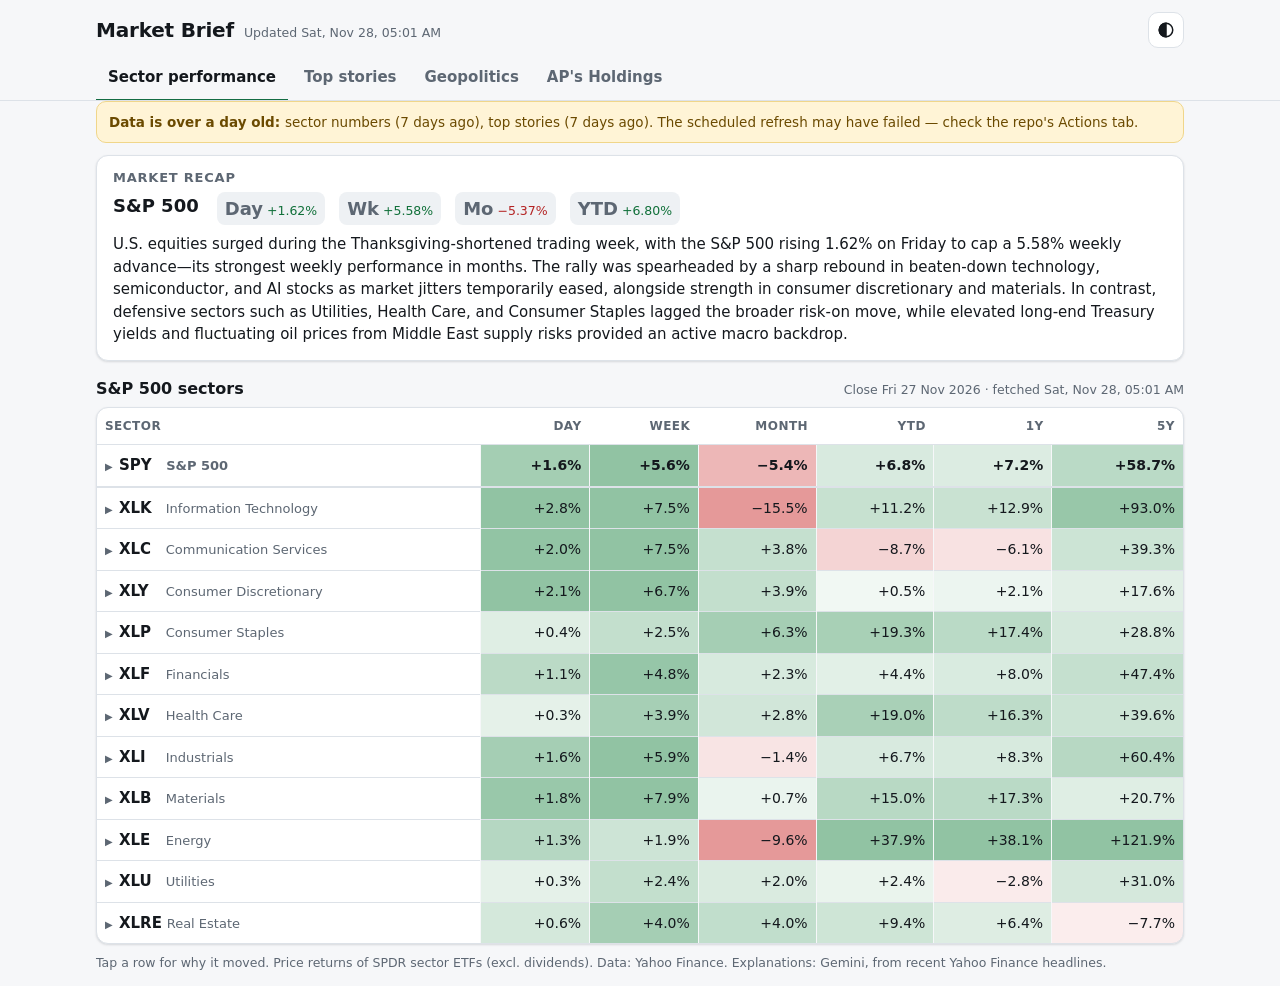
<file: docs/index.html>
<!doctype html>
<html lang="en">
<head>
<meta charset="utf-8">
<meta name="viewport" content="width=device-width, initial-scale=1, viewport-fit=cover">
<title>Market Brief</title>
<meta name="description" content="Daily sector performance and top stories, ready by 07:00 Madrid.">
<meta name="color-scheme" content="light dark">
<meta name="theme-color" content="#f6f7f9" media="(prefers-color-scheme: light)">
<meta name="theme-color" content="#0f1216" media="(prefers-color-scheme: dark)">
<link rel="icon" href="data:image/svg+xml,%3Csvg xmlns='http://www.w3.org/2000/svg' viewBox='0 0 32 32'%3E%3Crect width='32' height='32' rx='7' fill='%23146c43'/%3E%3Cpath d='M6 22l6-7 5 4 9-10' stroke='white' stroke-width='3' fill='none' stroke-linecap='round' stroke-linejoin='round'/%3E%3C/svg%3E">
<link rel="stylesheet" href="style.css">
</head>
<body>
<header class="top">
  <div class="wrap top-row">
    <div class="brand">
      <h1>Market Brief</h1>
      <span id="stamp" class="stamp">Loading…</span>
    </div>
    <button id="theme" class="icon-btn" type="button" aria-label="Toggle light/dark mode" title="Theme"></button>
  </div>
  <nav class="wrap tabs" role="tablist">
    <button role="tab" id="tab-perf" aria-controls="panel-perf" aria-selected="true"><span class="t-long">Sector performance</span><span class="t-short">Sectors</span></button>
    <button role="tab" id="tab-stories" aria-controls="panel-stories" aria-selected="false"><span class="t-long">Top stories</span><span class="t-short">Stories</span></button>
    <button role="tab" id="tab-geo" aria-controls="panel-geo" aria-selected="false"><span class="t-long">Geopolitics</span><span class="t-short">Geo</span></button>
    <button role="tab" id="tab-hold" aria-controls="panel-hold" aria-selected="false"><span class="t-long">AP's Holdings</span><span class="t-short">Holdings</span></button>
  </nav>
</header>

<main class="wrap">
  <div id="alerts"></div>

  <section id="panel-perf" role="tabpanel" aria-labelledby="tab-perf">
    <article id="recap" class="card recap"></article>
    <div class="table-head">
      <h2>S&amp;P 500 sectors</h2>
      <span id="asof" class="muted small"></span>
    </div>
    <div class="table-wrap">
      <table id="perf">
        <thead><tr>
          <th class="name">Sector <span class="pct-note">%</span></th><th>Day</th><th>Week</th><th>Month</th><th>YTD</th><th>1Y</th><th>5Y</th>
        </tr></thead>
        <tbody></tbody>
      </table>
    </div>
    <p class="muted small foot">Tap a row for why it moved. Price returns of SPDR sector ETFs (excl. dividends). Data: Yahoo Finance. Explanations: Gemini, from recent Yahoo Finance headlines.</p>
  </section>

  <section id="panel-stories" role="tabpanel" aria-labelledby="tab-stories" hidden>
    <div id="chips" class="chips" role="toolbar" aria-label="Filter by sector"></div>
    <div id="stories"></div>
    <p class="muted small foot">Stories: Yahoo Finance news, selected and summarised by Gemini. Price growth, consensus and analyst ratings: Yahoo Finance. Not investment advice.</p>
  </section>
  <section id="panel-geo" role="tabpanel" aria-labelledby="tab-geo" hidden>
    <div class="geo-intro">
      <h2>The world, seen from the US</h2>
      <p class="muted small" id="geo-meta"></p>
    </div>
    <div id="geo-us"></div>
    <div class="table-head"><h2>Top 10 players for the US economy</h2><span class="muted small">tap a country for its profile</span></div>
    <div id="geo-list" class="geo-list"></div>
    <p class="muted small foot" id="geo-foot">Ranking: US goods trade (US Census), holdings of US Treasuries (US Treasury), GDP (IMF) and a strategic-leverage weight. Profiles and "this week" lines: Gemini, from that data and recent Yahoo Finance headlines. "How they see themselves" is written from each country's own point of view. Flags: flag-icons (MIT).</p>
  </section>
  <section id="panel-hold" role="tabpanel" aria-labelledby="tab-hold" hidden>
    <div class="table-head">
      <h2>AP's Holdings</h2>
      <label class="muted small sortby">Sort
        <select id="hold-sort">
          <option value="name">A–Z</option><option value="day">Day</option><option value="y1">1 year</option>
          <option value="y5">5 years</option><option value="off_high">Furthest below 52-week high</option>
        </select></label>
    </div>
    <p class="muted small" id="hold-meta"></p>
    <div id="hold-grid" class="hold-grid"></div>
    <p class="muted small foot">Prices: Yahoo Finance (price return, excl. dividends). Tap a card for a bigger chart. Edit the list in <code>holdings.txt</code> in the repo.</p>
  </section>

</main>
<script src="app.js"></script>
</body>
</html>
</file>
<file: docs/style.css>
:root {
  --bg: #f6f7f9; --surface: #ffffff; --surface-2: #eef1f4; --text: #14181d; --muted: #5d6773;
  --border: #dde2e8; --accent: #146c43; --accent-ink: #ffffff;
  --up: 22, 128, 61; --down: 200, 40, 40; --up-ink: #11703a; --down-ink: #b42323;
  --warn-bg: #fff4d6; --warn-ink: #6b4a00; --warn-border: #f0d68a;
  --shadow: 0 1px 2px rgba(16,24,40,.06), 0 1px 3px rgba(16,24,40,.08);
  --radius: 12px;
}
@media (prefers-color-scheme: dark) {
  :root:not([data-theme="light"]) {
    --bg: #0f1216; --surface: #171b21; --surface-2: #20262e; --text: #e8ecf1; --muted: #9aa5b1;
    --border: #2a313a; --accent: #3ccf85; --accent-ink: #062a17;
    --up: 52, 199, 112; --down: 248, 92, 92; --up-ink: #5fdc96; --down-ink: #ff8a8a;
    --warn-bg: #3a2e0c; --warn-ink: #f6dc93; --warn-border: #5c4914;
    --shadow: none;
  }
}
:root[data-theme="dark"] {
  --bg: #0f1216; --surface: #171b21; --surface-2: #20262e; --text: #e8ecf1; --muted: #9aa5b1;
  --border: #2a313a; --accent: #3ccf85; --accent-ink: #062a17;
  --up: 52, 199, 112; --down: 248, 92, 92; --up-ink: #5fdc96; --down-ink: #ff8a8a;
  --warn-bg: #3a2e0c; --warn-ink: #f6dc93; --warn-border: #5c4914;
  --shadow: none;
}

* { box-sizing: border-box; }
html { -webkit-text-size-adjust: 100%; }
body {
  margin: 0; background: var(--bg); color: var(--text);
  font: 15px/1.5 system-ui, -apple-system, "Segoe UI", Roboto, "Helvetica Neue", Arial, sans-serif;
}
.wrap { max-width: 1120px; margin: 0 auto; padding: 0 16px; }
h1, h2, h3 { margin: 0; line-height: 1.25; }
a { color: inherit; }
.muted { color: var(--muted); }
.small { font-size: 12.5px; }
.num { font-variant-numeric: tabular-nums; }

/* header */
.top { position: sticky; top: 0; z-index: 5; background: var(--bg); border-bottom: 1px solid var(--border); }
.top-row { display: flex; align-items: center; justify-content: space-between; padding-top: 12px; }
.brand { display: flex; align-items: baseline; gap: 10px; flex-wrap: wrap; }
.brand h1 { font-size: 20px; letter-spacing: -.01em; }
.stamp { color: var(--muted); font-size: 12.5px; }
.icon-btn {
  width: 36px; height: 36px; border-radius: 10px; border: 1px solid var(--border);
  background: var(--surface); color: var(--text); cursor: pointer; display: grid; place-items: center;
}
.icon-btn svg { width: 18px; height: 18px; }
.tabs { display: flex; gap: 4px; margin-top: 8px; }
.tabs button {
  appearance: none; border: 0; background: none; color: var(--muted); font: inherit; font-weight: 600;
  padding: 10px 12px; cursor: pointer; border-bottom: 2px solid transparent; margin-bottom: -1px;
}
.tabs button[aria-selected="true"] { color: var(--text); border-bottom-color: var(--accent); }

main { padding-top: 16px; padding-bottom: 40px; }
.card { background: var(--surface); border: 1px solid var(--border); border-radius: var(--radius); box-shadow: var(--shadow); }

/* alerts */
.alert {
  background: var(--warn-bg); color: var(--warn-ink); border: 1px solid var(--warn-border);
  border-radius: 10px; padding: 10px 12px; margin-bottom: 12px; font-size: 13.5px;
}
.alert ul { margin: 4px 0 0; padding-left: 18px; }

/* recap */
.recap { padding: 14px 16px; margin-bottom: 18px; }
.recap h2 { font-size: 13px; text-transform: uppercase; letter-spacing: .06em; color: var(--muted); margin-bottom: 6px; }
.recap .spx { display: flex; gap: 14px; flex-wrap: wrap; margin-bottom: 8px; font-size: 13.5px; }
.recap .spx > span > b { font-size: 18px; margin-right: 4px; }
.recap p { margin: 0; }

/* table */
.table-head { display: flex; justify-content: space-between; align-items: baseline; gap: 8px; margin-bottom: 8px; flex-wrap: wrap; }
.table-head h2 { font-size: 16px; }
.table-wrap { overflow-x: auto; border-radius: var(--radius); border: 1px solid var(--border); background: var(--surface); box-shadow: var(--shadow); }
table { width: 100%; border-collapse: collapse; font-variant-numeric: tabular-nums; }
th, td { padding: 9px 8px; text-align: right; white-space: nowrap; }
th { font-size: 12px; text-transform: uppercase; letter-spacing: .04em; color: var(--muted); font-weight: 600; border-bottom: 1px solid var(--border); }
th.name, td.name { text-align: left; }
tbody tr.row { cursor: pointer; border-top: 1px solid var(--border); }
tbody tr.row:first-child { border-top: 0; }
tbody tr.row:hover td.name { text-decoration: underline; text-underline-offset: 3px; }
tbody tr.row:focus-visible { outline: 2px solid var(--accent); outline-offset: -2px; }
tr.index td { font-weight: 700; }
tr.index { border-bottom: 2px solid var(--border); }
td.name .tk { font-weight: 700; display: inline-block; min-width: 42px; }
td.name .nm { color: var(--muted); font-size: 13px; }
td.name .chev { display: inline-block; width: 10px; color: var(--muted); transition: transform .15s; margin-right: 4px; font-size: 10px; }
tr.open td.name .chev { transform: rotate(90deg); }
td.cell { font-size: 14px; border-left: 1px solid var(--bg); }
tr.reason td { white-space: normal; text-align: left; background: var(--surface-2); font-size: 14px; padding: 10px 12px 12px 30px; }
.foot { margin-top: 10px; }

/* chips */
.chips { display: flex; gap: 6px; overflow-x: auto; padding-bottom: 6px; margin-bottom: 10px; scrollbar-width: thin; }
.chip {
  flex: none; border: 1px solid var(--border); background: var(--surface); color: var(--text);
  border-radius: 999px; padding: 6px 12px; font: inherit; font-size: 13px; cursor: pointer;
}
.chip[aria-pressed="true"] { background: var(--accent); border-color: var(--accent); color: var(--accent-ink); font-weight: 600; }

/* stories */
.sector-head { display: flex; align-items: baseline; gap: 8px; margin: 18px 0 10px; }
.sector-head h2 { font-size: 17px; }
.grid { display: grid; grid-template-columns: repeat(auto-fill, minmax(320px, 1fr)); gap: 14px; }
.story { overflow: hidden; display: flex; flex-direction: column; }
.story .pic { aspect-ratio: 16 / 8; background: var(--surface-2); position: relative; overflow: hidden; }
.story .pic img { width: 100%; height: 100%; object-fit: cover; display: block; }
.story .pic.logo img { object-fit: contain; width: 72px; height: 72px; position: absolute; inset: 0; margin: auto; border-radius: 14px; background: #fff; padding: 8px; }
.story .pic .initials { position: absolute; inset: 0; display: grid; place-items: center; font-size: 34px; font-weight: 800; color: var(--muted); }
.story .rank { position: absolute; top: 8px; left: 8px; background: rgba(0,0,0,.65); color: #fff; font-size: 12px; font-weight: 700; border-radius: 999px; padding: 2px 8px; }
.story .body { padding: 12px 14px 14px; display: flex; flex-direction: column; gap: 9px; flex: 1; }
.story .meta { font-size: 12px; color: var(--muted); display: flex; gap: 6px; flex-wrap: wrap; align-items: center; }
.story .meta .co { color: var(--text); font-weight: 700; }
.story h3 { font-size: 16.5px; }
.story .profile { font-size: 13px; color: var(--muted); margin: 0; }
.story .lbl { font-size: 11px; text-transform: uppercase; letter-spacing: .06em; color: var(--muted); font-weight: 700; display: block; margin-bottom: 1px; }
.story p { margin: 0; font-size: 14px; }
.pills { display: flex; gap: 6px; flex-wrap: wrap; }
.pill { font-size: 12.5px; border-radius: 8px; padding: 3px 8px; background: var(--surface-2); font-variant-numeric: tabular-nums; }
.pill b { font-weight: 600; color: var(--muted); margin-right: 4px; }
.pill.up { color: var(--up-ink); } .pill.down { color: var(--down-ink); }
.analysts { border-top: 1px solid var(--border); padding-top: 9px; font-size: 13px; }
.analysts .cons { display: flex; justify-content: space-between; gap: 8px; flex-wrap: wrap; margin-bottom: 6px; }
.rt { display: grid; grid-template-columns: 1fr auto auto; gap: 2px 10px; align-items: center; }
.rt .firm { overflow: hidden; text-overflow: ellipsis; white-space: nowrap; }
.rt .pt { color: var(--muted); font-variant-numeric: tabular-nums; text-align: right; font-size: 12.5px; }
.badge { font-size: 11.5px; font-weight: 700; border-radius: 6px; padding: 1px 7px; text-transform: uppercase; letter-spacing: .03em; justify-self: start; }
.badge.buy { background: rgba(var(--up), .15); color: var(--up-ink); }
.badge.sell { background: rgba(var(--down), .15); color: var(--down-ink); }
.badge.hold { background: var(--surface-2); color: var(--muted); }
.story .src { margin-top: auto; padding-top: 8px; border-top: 1px solid var(--border); font-size: 13px; display: flex; justify-content: space-between; gap: 8px; }
.story .src a { font-weight: 600; color: var(--accent); text-decoration: none; }
.story .src a:hover { text-decoration: underline; }
.empty { padding: 24px; text-align: center; color: var(--muted); }

@media (max-width: 560px) {
  body { font-size: 14.5px; }
  .brand h1 { font-size: 18px; }
  th, td { padding: 8px 3px; }
  th { font-size: 10px; letter-spacing: 0; }
  th.name, td.name { padding-left: 8px; }
  td.cell { font-size: 12.5px; padding-right: 5px; }
  td.name { font-size: 13px; }
  td.name .chev { margin-right: 2px; }
  td.name .nm { display: none; }
  td.name .tk { min-width: 0; }
  .grid { grid-template-columns: 1fr; }
  tr.reason td { padding-left: 12px; }
}
.pct-note { display: none; }
@media (max-width: 560px) { .pct-note { display: inline; font-weight: 400; } }

/* AI research picks inside an expanded sector row */
tr.reason p.why { margin: 0; }
.picks { margin-top: 12px; border-top: 1px dashed var(--border); padding-top: 10px; display: grid; gap: 10px; }
.picks-h { display: flex; align-items: baseline; gap: 8px; flex-wrap: wrap; }
.picks-h .lbl { font-size: 11px; text-transform: uppercase; letter-spacing: .06em; color: var(--accent); font-weight: 700; }
.pick { display: grid; gap: 3px; }
.pick-top { display: flex; align-items: baseline; gap: 8px; flex-wrap: wrap; }
.pick-tk { font-weight: 800; color: var(--accent); text-decoration: none; }
.pick-tk:hover { text-decoration: underline; }
.pick-nm { color: var(--muted); font-size: 13px; }
.badge.angle { background: var(--surface); color: var(--text); border: 1px solid var(--border); font-weight: 600; text-transform: none; letter-spacing: 0; }
.pick-why { font-size: 13.5px; }
.pick-stats { display: flex; gap: 8px; align-items: center; flex-wrap: wrap; }
.pick-stats .pill { font-size: 12px; padding: 1px 7px; background: var(--surface); }
.badge.hz { background: rgba(var(--up), .14); color: var(--up-ink); text-transform: none; letter-spacing: 0; }

/* geopolitics */
.geo-intro h2 { font-size: 18px; }
.geo-intro { margin-bottom: 12px; }
.geo-list { display: grid; gap: 10px; }
.geo-card { padding: 0; overflow: hidden; }
.geo-home { padding: 14px 16px; margin-bottom: 18px; display: grid; gap: 10px; }
.geo-head { display: flex; gap: 12px; align-items: center; }
.geo-head h3 { font-size: 18px; display: flex; gap: 8px; align-items: center; }
.geo-head p { margin: 0; }
.flag { border-radius: 3px; box-shadow: 0 0 0 1px var(--border); object-fit: cover; flex: none; }
.geo-row { width: 100%; display: flex; align-items: center; gap: 10px; padding: 12px 14px; border: 0; background: none;
  color: inherit; font: inherit; text-align: left; cursor: pointer; }
.geo-row:hover .geo-name b { text-decoration: underline; text-underline-offset: 3px; }
.geo-rank { font-weight: 800; color: var(--muted); min-width: 30px; font-variant-numeric: tabular-nums; }
.geo-name { display: flex; flex-direction: column; flex: 1; min-width: 0; }
.geo-row .chev { color: var(--muted); font-size: 10px; transition: transform .15s; }
.geo-card.open .geo-row .chev { transform: rotate(90deg); }
.badge.warn { background: rgba(214, 140, 0, .16); color: #a86400; }
:root[data-theme="dark"] .badge.warn { color: #ffbf47; }
@media (prefers-color-scheme: dark) { :root:not([data-theme="light"]) .badge.warn { color: #ffbf47; } }
.geo-week { padding: 0 14px 12px 54px; font-size: 13.5px; }
.geo-home .geo-week { padding: 0; }
.geo-week .lbl, .geo-body .lbl, .geo-home .lbl { font-size: 11px; text-transform: uppercase; letter-spacing: .06em; color: var(--muted); font-weight: 700; }
.geo-links { display: inline-flex; gap: 8px; margin-left: 6px; flex-wrap: wrap; }
.geo-links a { color: var(--accent); text-decoration: none; font-size: 12.5px; font-weight: 600; }
.geo-body { border-top: 1px solid var(--border); padding: 12px 14px 14px; display: grid; gap: 12px; background: var(--surface-2); }
p.self { margin: 2px 0 0; font-style: italic; }
.sw { display: grid; grid-template-columns: 1fr 1fr; gap: 12px; }
.sw-col { background: var(--surface); border: 1px solid var(--border); border-radius: 10px; padding: 10px 12px; }
.sw-col ul { margin: 6px 0 0; padding-left: 18px; font-size: 13.5px; display: grid; gap: 4px; }
.sw-col.good .lbl { color: var(--up-ink); }
.sw-col.bad .lbl { color: var(--down-ink); }
.impacts { display: grid; gap: 8px; }
.impact { display: grid; grid-template-columns: 26px 1fr; gap: 8px; background: var(--surface); border: 1px solid var(--border);
  border-radius: 10px; padding: 10px 12px; }
.impact p { margin: 2px 0 0; font-size: 13.5px; }
.imp-ico { width: 24px; height: 24px; border-radius: 50%; display: grid; place-items: center; font-size: 12px; font-weight: 800; }
.impact.up .imp-ico { background: rgba(var(--up), .16); color: var(--up-ink); }
.impact.down .imp-ico { background: rgba(var(--down), .16); color: var(--down-ink); }
.impact.mixed .imp-ico { background: rgba(214, 140, 0, .16); color: #b37400; }
.imp-sec { display: flex; gap: 6px; flex-wrap: wrap; margin-top: 6px; }
.chip-s { font-size: 11.5px; border: 1px solid var(--border); border-radius: 999px; padding: 1px 8px; color: var(--muted); }
@media (max-width: 560px) {
  .sw { grid-template-columns: 1fr; }
  .geo-week { padding-left: 14px; }
}

[hidden] { display: none !important; }

.tabs button { white-space: nowrap; }
.t-short { display: none; }
@media (max-width: 560px) { .t-long { display: none; } .t-short { display: inline; } }
ul.wh { margin: 2px 0 0; padding-left: 18px; font-size: 14px; display: grid; gap: 4px; }
ul.wh b { font-weight: 700; }

/* tabs: 5 tabs scroll sideways on small phones instead of wrapping */
.tabs { overflow-x: auto; scrollbar-width: none; }
.tabs::-webkit-scrollbar { display: none; }

/* mini charts */
.chart-wrap { width: 100%; }
svg.chart { width: 100%; height: auto; display: block; overflow: visible; }
.hold-card svg.chart { height: 56px; }
.track-spark svg.chart { height: 40px; }
.hold-big svg.chart, .track-more svg.chart { height: 150px; }
svg.chart .line { fill: none; stroke-width: 2; stroke-linejoin: round; stroke-linecap: round; }
svg.chart .line.up { stroke: var(--up-ink); }
svg.chart .line.down { stroke: var(--down-ink); }
svg.chart .line.bench { stroke: var(--muted); stroke-width: 1.5; stroke-dasharray: 4 3; }
svg.chart .area.up { fill: rgba(var(--up), .12); }
svg.chart .area.down { fill: rgba(var(--down), .12); }
svg.chart .base { stroke: var(--border); stroke-width: 1; stroke-dasharray: 2 3; }
.chart-foot { display: flex; justify-content: space-between; gap: 8px; flex-wrap: wrap; margin-top: 4px; }
.key { display: inline-block; width: 14px; height: 0; border-top: 2px solid; vertical-align: middle; }
.key.up { border-color: var(--up-ink); } .key.down { border-color: var(--down-ink); }
.key.bench { border-top: 2px dashed var(--muted); }
.sortby select { font: inherit; color: var(--text); background: var(--surface); border: 1px solid var(--border); border-radius: 8px; padding: 4px 6px; margin-left: 4px; }

/* holdings */
.hold-grid { display: grid; grid-template-columns: repeat(auto-fill, minmax(250px, 1fr)); gap: 12px; margin-top: 10px; }
.hold-card { padding: 12px 14px; display: grid; gap: 8px; cursor: pointer; }
.hold-card.open { grid-column: 1 / -1; }
.hold-top { display: flex; justify-content: space-between; gap: 8px; align-items: flex-start; }
.hold-nm { max-width: 170px; overflow: hidden; text-overflow: ellipsis; white-space: nowrap; }
.hold-card.open .hold-nm { max-width: none; }
.hold-px { display: grid; justify-items: end; font-variant-numeric: tabular-nums; }
.hold-px .up { color: var(--up-ink); } .hold-px .down { color: var(--down-ink); }
.hold-meta { display: flex; gap: 10px; flex-wrap: wrap; align-items: center; }
.hold-big { border-top: 1px solid var(--border); padding-top: 10px; display: grid; gap: 8px; }
.seg { display: inline-flex; gap: 4px; }
.seg button { font: inherit; font-size: 12.5px; border: 1px solid var(--border); background: var(--surface); color: var(--text); border-radius: 8px; padding: 3px 10px; cursor: pointer; }
.seg button[aria-pressed="true"] { background: var(--accent); border-color: var(--accent); color: var(--accent-ink); font-weight: 700; }

/* picks tracker */
.track-summary { display: grid; grid-template-columns: repeat(4, 1fr); gap: 10px; margin-bottom: 8px; }
.stat { padding: 12px 14px; display: grid; gap: 2px; }
.stat b { font-size: 22px; font-variant-numeric: tabular-nums; }
.stat b.up { color: var(--up-ink); } .stat b.down { color: var(--down-ink); }
.stat .lbl { font-size: 11px; text-transform: uppercase; letter-spacing: .06em; color: var(--muted); font-weight: 700; }
.track-controls { display: flex; justify-content: space-between; align-items: center; gap: 10px; flex-wrap: wrap; margin: 10px 0; }
.track-controls .chips { margin: 0; padding: 0; }
.track-list { display: grid; gap: 8px; }
.track-row { padding: 10px 14px; cursor: pointer; }
.track-main { display: grid; grid-template-columns: minmax(180px, 1.3fr) 160px minmax(230px, 1.4fr); gap: 14px; align-items: center; }
.track-tags { display: flex; gap: 6px; flex-wrap: wrap; margin-top: 4px; }
.track-nums { display: grid; gap: 4px; justify-items: end; }
.pill.strong { font-weight: 700; }
.pill.up { color: var(--up-ink); } .pill.down { color: var(--down-ink); }
.track-more { border-top: 1px solid var(--border); margin-top: 10px; padding-top: 10px; display: grid; gap: 8px; }
@media (max-width: 760px) {
  .track-summary { grid-template-columns: 1fr 1fr; }
  .track-main { grid-template-columns: 1fr 120px; }
  .track-nums { grid-column: 1 / -1; justify-items: start; }
}
@media (max-width: 560px) {
  .hold-grid { grid-template-columns: 1fr 1fr; gap: 8px; }
  .hold-card { padding: 10px; }
  .hold-nm { max-width: 120px; }
  .stat b { font-size: 19px; }
}
.hold-grid { grid-auto-flow: dense; }
.hold-card.open > .chart-wrap { display: none; }
.hold-card { min-width: 0; }
@media (max-width: 560px) {
  .hold-grid { grid-template-columns: repeat(2, minmax(0, 1fr)); }
  .hold-top { flex-direction: column; gap: 2px; }
  .hold-px { justify-items: start; grid-auto-flow: column; gap: 6px; align-items: baseline; }
  .hold-nm { max-width: 100%; }
  .hold-card .pills { gap: 4px; }
  .hold-card .pill { font-size: 11.5px; padding: 2px 6px; }
  .hold-meta { gap: 6px; font-size: 11.5px; }
}
</file>
